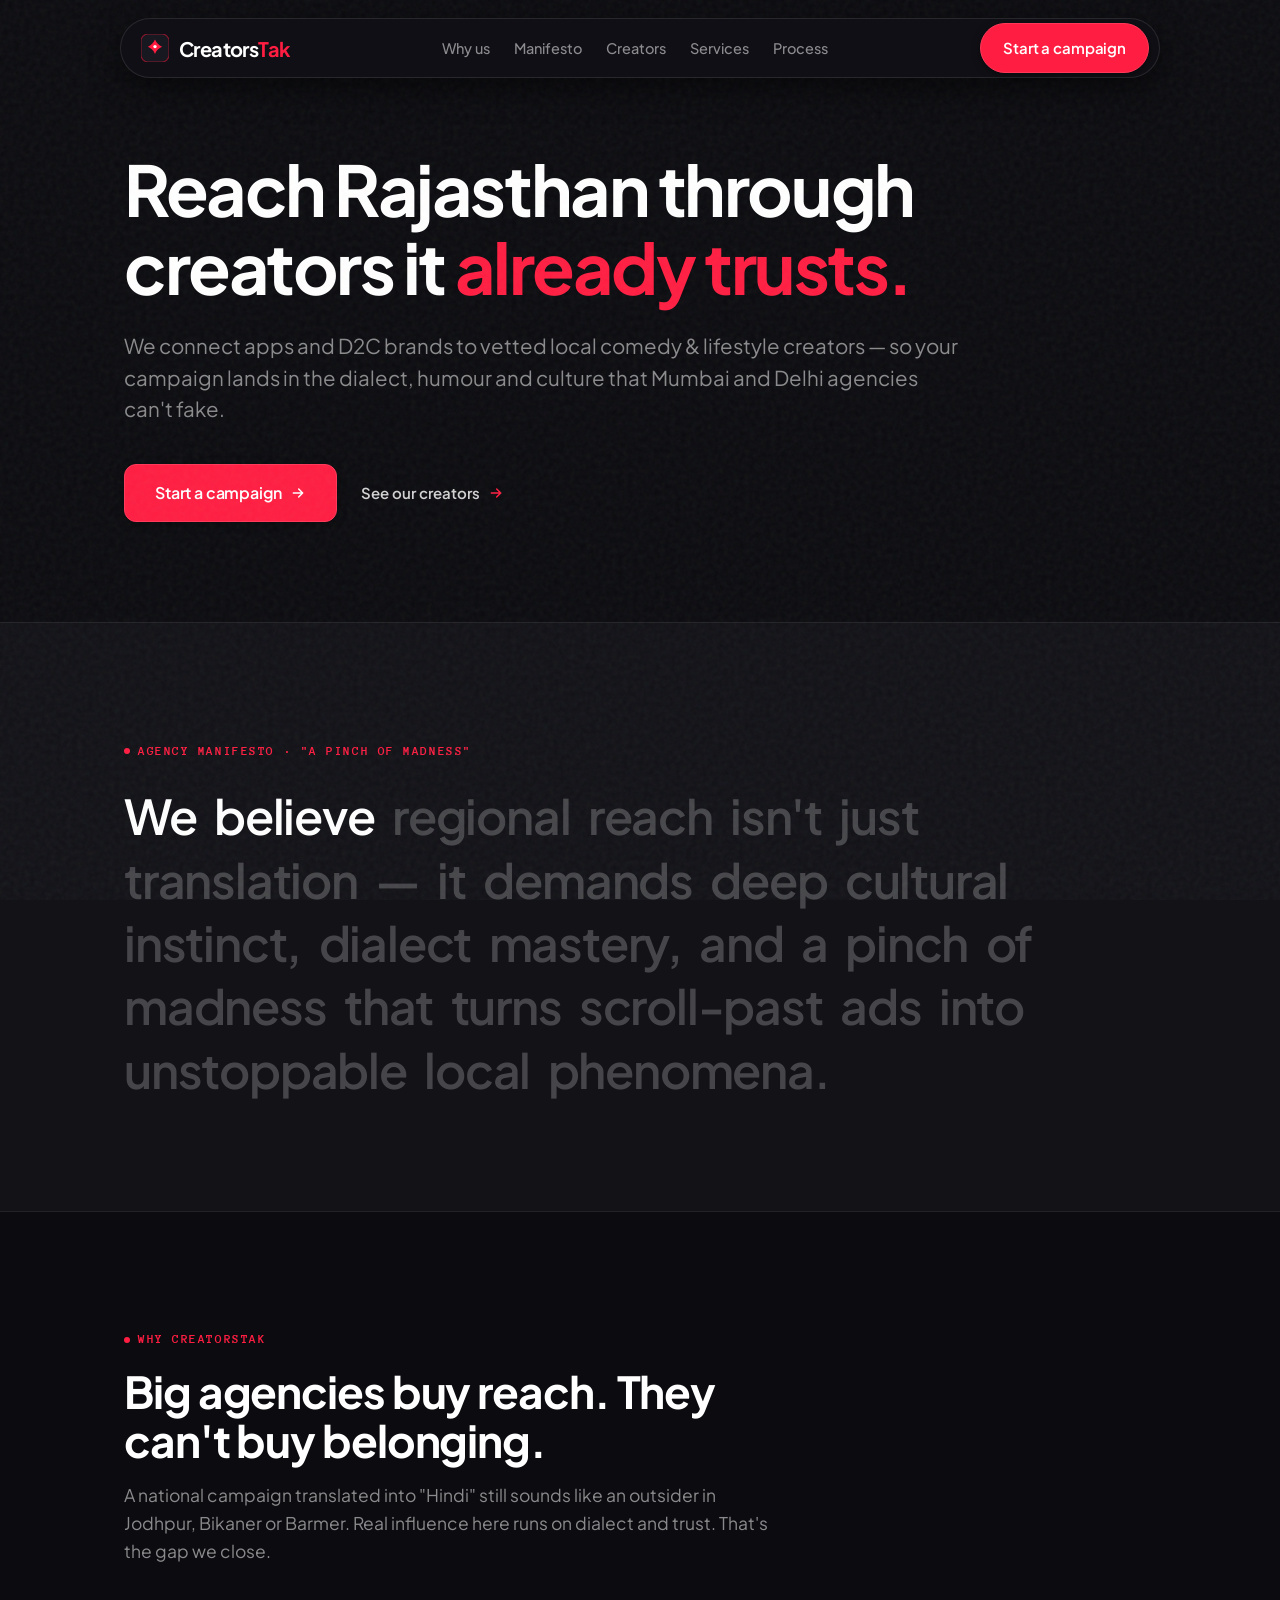
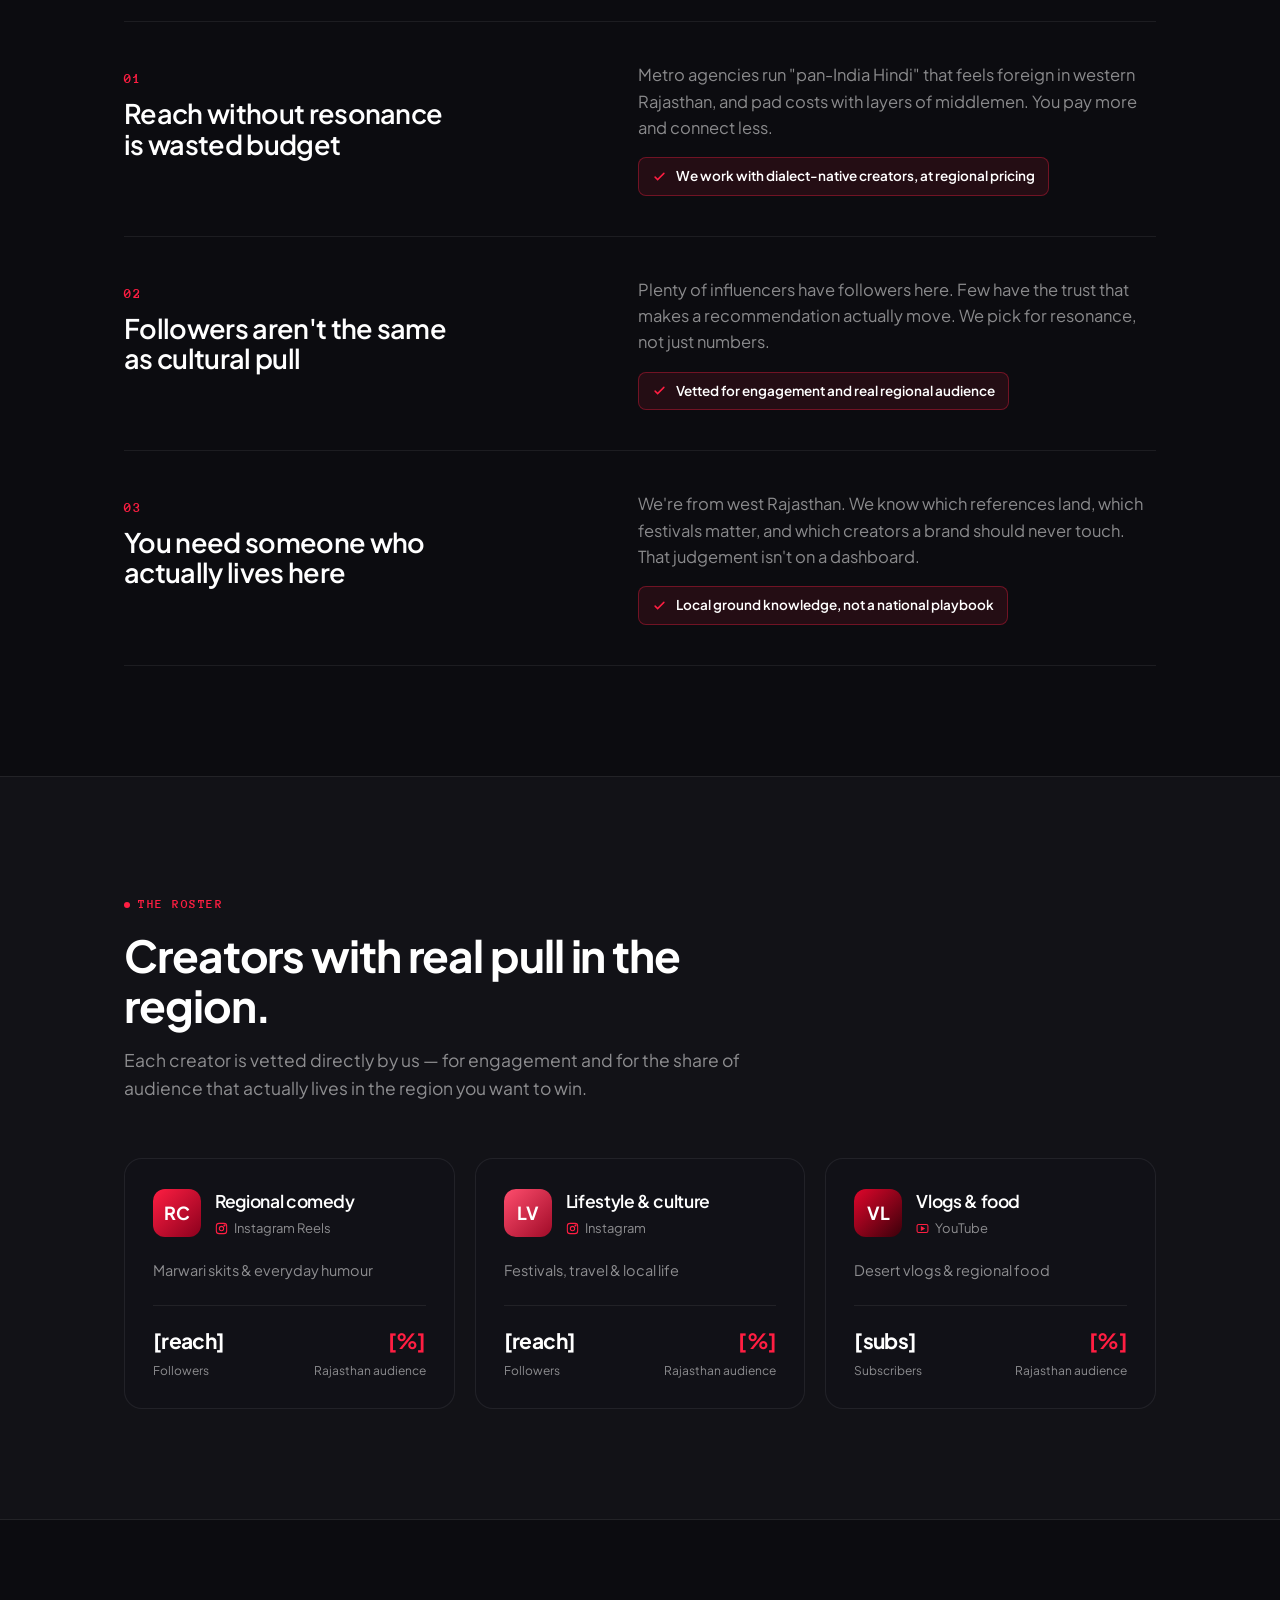
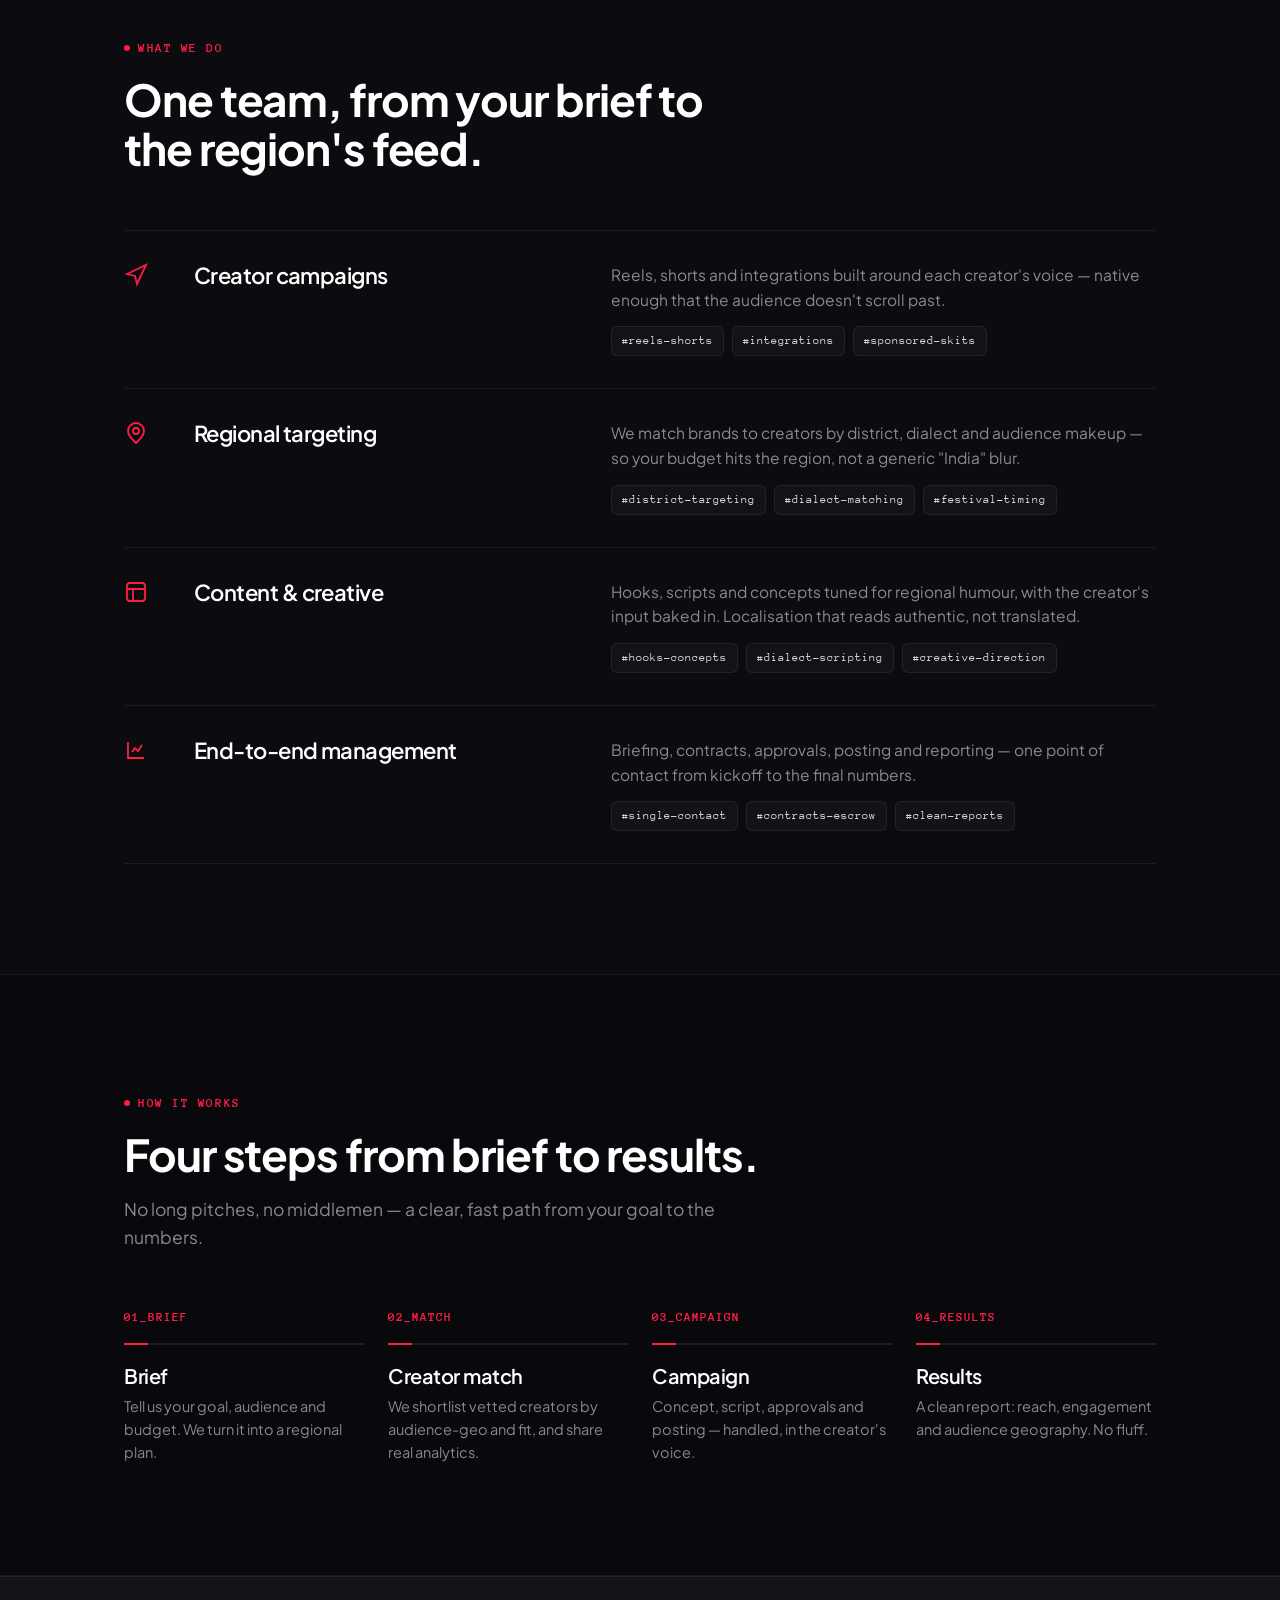
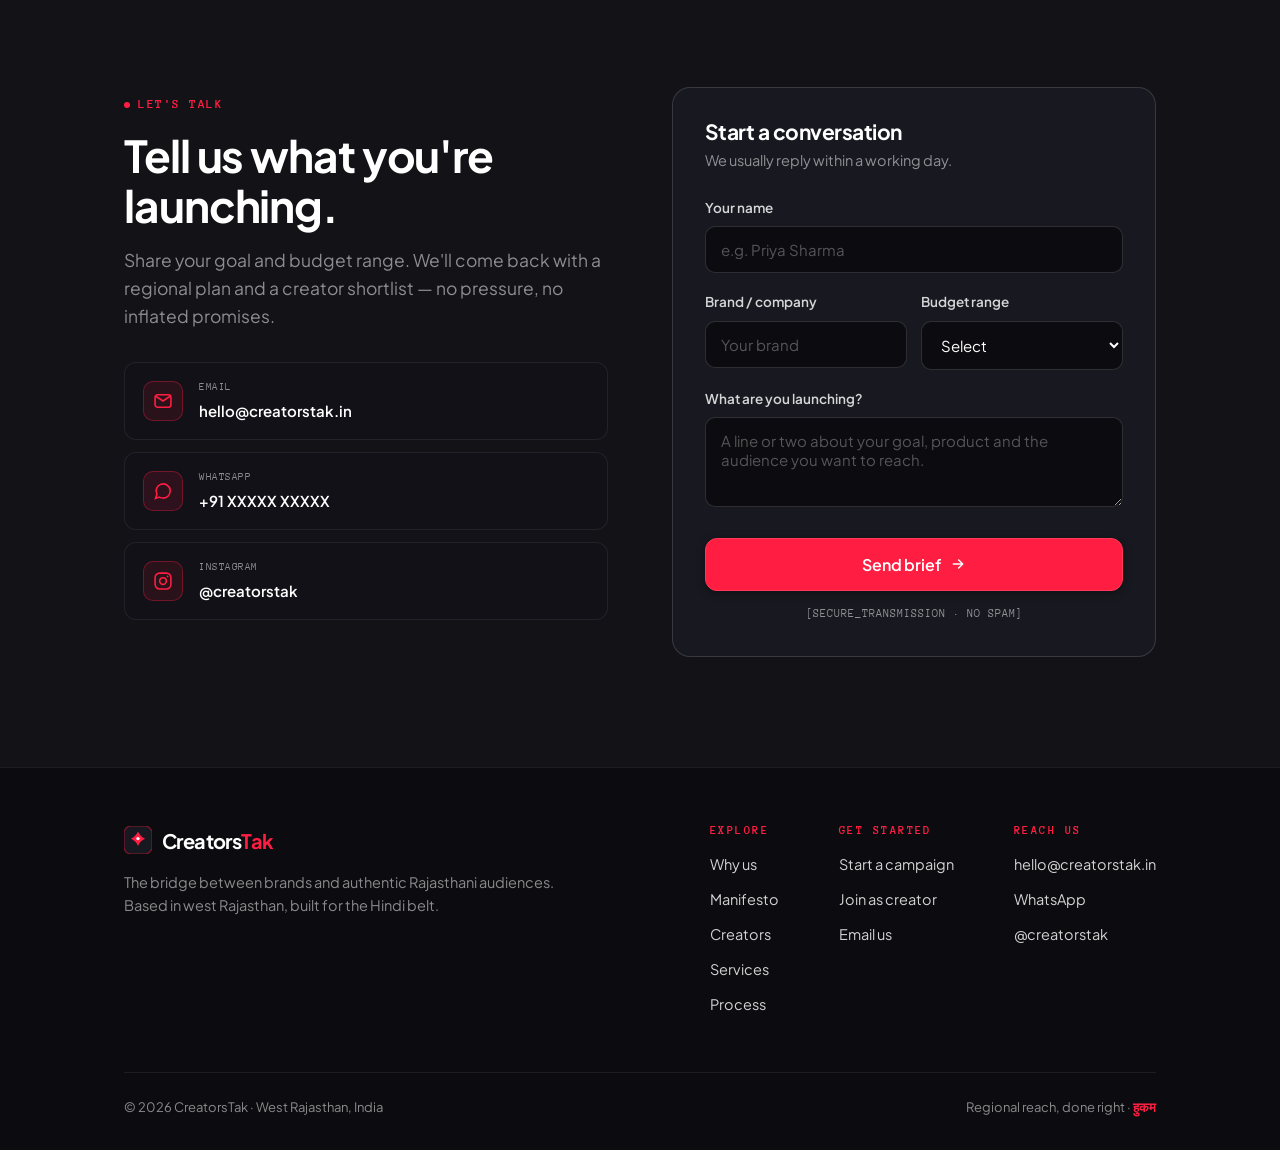
<file: index.html>
<!DOCTYPE html>
<html lang="en">
<head>
<meta charset="UTF-8" />
<meta name="viewport" content="width=device-width, initial-scale=1.0" />
<title>CreatorsTak — Reach real Rajasthani audiences through local creators</title>
<meta name="description" content="CreatorsTak connects apps and D2C brands to vetted Rajasthani comedy & lifestyle creators — authentic regional reach with a pinch of madness." />

<!-- FONTS: Clash Display (Fontshare) + Plus Jakarta Sans + Anonymous Pro -->
<link rel="preconnect" href="https://api.fontshare.com">
<link rel="preconnect" href="https://fonts.googleapis.com">
<link rel="preconnect" href="https://fonts.gstatic.com" crossorigin>
<link href="https://api.fontshare.com/v2/css?f[]=clash-display@500,600,700&display=swap" rel="stylesheet">
<link href="https://fonts.googleapis.com/css2?family=Anonymous+Pro:ital,wght@0,400;0,700;1,400&family=Plus+Jakarta+Sans:wght@400;500;600;700;800&display=swap" rel="stylesheet">

<style>
  /* ========== RESET & DESIGN TOKENS ========== */
  *, *::before, *::after { box-sizing: border-box; margin: 0; padding: 0; }

  :root {
    /* Typography */
    --font-heading:   'Clash Display', 'Plus Jakarta Sans', -apple-system, BlinkMacSystemFont, sans-serif;
    --font-body:      'Plus Jakarta Sans', -apple-system, BlinkMacSystemFont, 'Segoe UI', Roboto, sans-serif;
    --font-mono:      'Anonymous Pro', monospace, Consolas, 'Courier New';

    /* Obsidian Matte Dark Base */
    --bg-base:        #0c0c10;
    --bg-surface:     #121217;
    --bg-elevated:    #181820;
    --bg-card:        rgba(18, 18, 24, 0.88);
    --bg-card-hover:  #1e1e28;

    /* White Opacity Tiers (Sharp, No Blur) */
    --white-100:      rgba(255, 255, 255, 1.0);
    --white-80:       rgba(255, 255, 255, 0.82);
    --white-50:       rgba(255, 255, 255, 0.52);
    --white-15:       rgba(255, 255, 255, 0.14);
    --white-08:       rgba(255, 255, 255, 0.07);

    /* Semantic Aliases */
    --ink:            var(--white-100);
    --ink-2:          var(--white-80);
    --muted:          var(--white-50);
    --faint:          rgba(255, 255, 255, 0.30);
    --paper:          var(--bg-base);
    --paper-2:        var(--bg-surface);
    --line:           var(--white-08);
    --line-2:         var(--white-15);

    /* High-contrast Matte Crimson Red */
    --accent:         #ff1e42;
    --accent-d:       #d80f2f;
    --accent-faint:   rgba(255, 30, 66, 0.10);
    --accent-border:  rgba(255, 30, 66, 0.35);

    --radius:         12px;
    --radius-lg:      18px;
    --maxw:           1080px;
  }

  html { scroll-behavior: smooth; -webkit-text-size-adjust: 100%; color-scheme: dark; }
  body {
    font-family: var(--font-body);
    color: var(--white-80);
    background: var(--bg-base);
    font-size: 17px;
    line-height: 1.65;
    -webkit-font-smoothing: antialiased;
    text-rendering: optimizeLegibility;
    overflow-x: hidden;
    position: relative;
    padding-top: 20px;
  }

  /* Authentic Film Grain / Noisy Background Overlay */
  .bg-noise {
    position: fixed;
    inset: 0;
    width: 100vw;
    height: 100vh;
    pointer-events: none;
    z-index: 999;
    opacity: 0.055;
    background-image: url("data:image/svg+xml,%3Csvg viewBox='0 0 200 200' xmlns='http://www.w3.org/2000/svg'%3E%3Cfilter id='noiseFilter'%3E%3CfeTurbulence type='fractalNoise' baseFrequency='0.85' numOctaves='3' stitchTiles='stitch'/%3E%3C/filter%3E%3Crect width='100%25' height='100%25' filter='url(%23noiseFilter)'/%3E%3C/svg%3E");
  }

  h1, h2, h3, h4, h5, h6 { 
    font-family: var(--font-heading);
    line-height: 1.12; 
    letter-spacing: -0.025em; 
    font-weight: 700; 
    color: var(--white-100); 
  }
  a { color: inherit; text-decoration: none; }
  svg { display: block; }
  button { font-family: inherit; cursor: pointer; border: none; background: none; }
  ::selection { background: var(--accent); color: #ffffff; }

  .wrap { width: 100%; max-width: var(--maxw); margin: 0 auto; padding: 0 24px; position: relative; z-index: 1; }

  section { padding: 110px 0; position: relative; }
  @media (max-width: 720px){ section { padding: 72px 0; } }

  /* Monospace badge details */
  .badge-mono {
    font-family: var(--font-mono);
    font-size: 13px;
    letter-spacing: 0.08em;
    color: var(--accent);
  }

  /* ========== BUTTONS ========== */
  .btn {
    display: inline-flex; align-items: center; gap: 9px;
    font-family: var(--font-body);
    font-weight: 600; font-size: 15px; letter-spacing: -0.01em;
    padding: 12px 22px; border-radius: 999px;
    transition: all .2s cubic-bezier(.2,.8,.2,1);
    position: relative;
  }
  .btn svg { width: 16px; height: 16px; }
  .btn-primary { 
    background: rgba(255, 255, 255, 0.06); 
    color: var(--white-100); 
    border: 1px solid var(--white-15);
  }
  .btn-primary:hover { 
    transform: translateY(-2px); 
    background: rgba(255, 255, 255, 0.12); 
    border-color: var(--white-50);
  }
  .btn-accent { 
    background: var(--accent); 
    color: #ffffff; 
    border: 1px solid #ff3859;
    box-shadow: 0 2px 8px rgba(0, 0, 0, 0.4);
  }
  .btn-accent:hover { 
    transform: translateY(-2px); 
    background: #ff2f50; 
    box-shadow: 0 6px 16px rgba(0, 0, 0, 0.5);
  }
  .btn-ghost { 
    color: var(--white-80); 
    border: 1px solid var(--line-2); 
    background: rgba(255, 255, 255, 0.02); 
  }
  .btn-ghost:hover { 
    transform: translateY(-2px); 
    color: var(--white-100); 
    border-color: var(--white-50);
    background: rgba(255, 255, 255, 0.06);
  }
  .btn-lg { padding: 15px 30px; font-size: 16px; border-radius: 12px; font-weight: 600; }

  /* ========== FLOATING GLASSMORHPIC NAV-PILL ========== */
  .nav-header {
    position: fixed;
    top: 18px;
    left: 0;
    right: 0;
    z-index: 1000;
    display: flex;
    justify-content: center;
    pointer-events: none;
    padding: 0 18px;
  }
  .nav-pill {
    pointer-events: auto;
    width: 100%;
    max-width: 1040px;
    height: 60px;
    border-radius: 999px;
    background: rgba(16, 16, 22, 0.85);
    backdrop-filter: saturate(180%) blur(16px);
    -webkit-backdrop-filter: saturate(180%) blur(16px);
    border: 1px solid rgba(255, 255, 255, 0.10);
    box-shadow: 0 10px 30px rgba(0, 0, 0, 0.5);
    padding: 0 10px 0 20px;
    display: flex;
    align-items: center;
    justify-content: space-between;
    transition: all 0.25s ease;
  }
  .nav-pill.scrolled {
    background: rgba(12, 12, 16, 0.95);
    border-color: rgba(255, 30, 66, 0.35);
    box-shadow: 0 14px 36px rgba(0, 0, 0, 0.7);
  }
  .brand { 
    display: flex; align-items: center; gap: 10px; 
    font-family: var(--font-heading);
    font-weight: 700; font-size: 20px; letter-spacing: -0.03em; color: var(--white-100); 
  }
  .brand .logo { width: 28px; height: 28px; flex: 0 0 auto; }
  .brand b { 
    color: var(--accent); 
  }
  .nav-links { display: flex; align-items: center; gap: 24px; }

  /* Rolling Text Hover Animation */
  .nav-link_roll {
    display: inline-flex;
    position: relative;
    overflow: hidden;
    height: 22px;
    line-height: 22px;
    font-size: 14.5px;
    font-weight: 500;
    color: var(--white-50);
    text-decoration: none;
    cursor: pointer;
  }
  .nav-link_roll .roll-inner {
    display: flex;
    flex-direction: column;
    transition: transform 0.32s cubic-bezier(0.76, 0, 0.24, 1), color 0.2s ease;
  }
  .nav-link_roll .roll-text {
    display: block;
    height: 22px;
    line-height: 22px;
    white-space: nowrap;
  }
  .nav-link_roll:hover {
    color: var(--white-100);
  }
  .nav-link_roll:hover .roll-inner {
    transform: translateY(-50%);
  }
  .nav-link_roll .roll-inner span:last-child {
    color: var(--accent);
  }

  .nav-right { display: flex; align-items: center; gap: 10px; }
  .menu-btn { display: none; width: 38px; height: 38px; border-radius: 50%; align-items: center; justify-content: center; border: 1px solid var(--line-2); color: var(--white-100); background: rgba(255,255,255,0.04); }
  .menu-btn svg { width: 18px; height: 18px; }

  /* ========== HERO ========== */
  .hero { padding: 130px 0 100px; position: relative; }
  .hero .wrap { position: relative; z-index: 1; }
  .hero h1 {
    font-size: clamp(38px, 6.5vw, 70px);
    font-weight: 700; letter-spacing: -0.035em; max-width: 16ch; margin-bottom: 24px;
    color: var(--white-100);
  }
  .hero h1 em { 
    font-style: normal; 
    color: var(--accent);
  }
  .hero .sub {
    font-size: clamp(17px, 2.1vw, 20.5px); color: var(--white-50);
    max-width: 56ch; line-height: 1.55; margin-bottom: 38px; font-weight: 400;
  }
  .hero-cta { display: flex; align-items: center; gap: 16px; flex-wrap: wrap; }
  .hero-cta .secondary { 
    font-size: 15px; font-weight: 600; color: var(--white-80); 
    display: inline-flex; align-items: center; gap: 8px; padding: 12px 8px; 
    transition: all .2s ease; 
  }
  .hero-cta .secondary:hover { gap: 12px; color: var(--white-100); }
  .hero-cta .secondary svg { width: 16px; height: 16px; color: var(--accent); }

  /* ========== WORD-BY-WORD SCROLL REVEAL (MANIFESTO / QUOTE SECTION) ========== */
  .quote-section {
    padding: 110px 0;
    position: relative;
    background: var(--bg-surface);
    border-top: 1px solid var(--line);
    border-bottom: 1px solid var(--line);
  }
  .quote-kicker {
    font-family: var(--font-mono);
    font-size: 13px;
    font-weight: 700;
    letter-spacing: .12em;
    text-transform: uppercase;
    color: var(--accent);
    margin-bottom: 22px;
    display: inline-flex;
    align-items: center;
    gap: 8px;
  }
  .quote-kicker::before {
    content: '';
    width: 6px;
    height: 6px;
    border-radius: 50%;
    background: var(--accent);
  }
  .reveal-quote {
    font-family: var(--font-heading);
    font-size: clamp(27px, 4.2vw, 48px);
    font-weight: 600;
    line-height: 1.32;
    letter-spacing: -0.025em;
    max-width: 940px;
  }
  .quote-word {
    display: inline-block;
    opacity: 0.22;
    color: var(--white-100);
    transition: opacity 0.3s ease, color 0.3s ease;
    margin-right: 0.22em;
  }
  .quote-word.is-lit {
    opacity: 1.0;
    color: #ffffff;
  }
  .quote-word.is-highlight.is-lit {
    color: var(--accent);
  }

  /* ========== SECTION HEAD ========== */
  .kicker {
    display: inline-flex; align-items: center; gap: 8px;
    font-family: var(--font-mono);
    font-size: 13px; font-weight: 700; letter-spacing: .12em;
    text-transform: uppercase; color: var(--accent); margin-bottom: 16px;
  }
  .kicker::before {
    content: '';
    display: inline-block;
    width: 6px;
    height: 6px;
    border-radius: 50%;
    background: var(--accent);
  }
  .s-head { max-width: 54ch; margin-bottom: 56px; }
  .s-head h2 { font-size: clamp(30px, 4.4vw, 44px); font-weight: 700; margin-bottom: 16px; color: var(--white-100); }
  .s-head p { font-size: 17.5px; color: var(--white-50); line-height: 1.6; font-weight: 400; }

  /* ========== WHY US / THE GAP ========== */
  .gap-rows { display: flex; flex-direction: column; }
  .gap-row {
    display: grid; grid-template-columns: 1fr 1.15fr; gap: 32px 64px;
    padding: 40px 0; border-top: 1px solid var(--line); align-items: start;
    transition: background .2s ease;
  }
  .gap-row:last-child { border-bottom: 1px solid var(--line); }
  .gap-row .gr-num { 
    font-size: 14px; font-weight: 700; color: var(--accent); 
    letter-spacing: .06em; font-family: var(--font-mono);
  }
  .gap-row h3 { font-size: clamp(21px, 3vw, 27px); font-weight: 600; letter-spacing: -0.025em; margin-top: 8px; max-width: 18ch; color: var(--white-100); }
  .gap-row .gr-body p { font-size: 16.5px; color: var(--white-50); line-height: 1.6; }
  .gap-row .gr-body .vs {
    display: inline-flex; align-items: center; gap: 9px;
    font-size: 13.5px; font-weight: 600; color: #ffffff;
    margin-top: 16px; background: var(--accent-faint); border: 1px solid var(--accent-border);
    padding: 7px 13px; border-radius: 8px;
  }
  .gap-row .gr-body .vs svg { width: 15px; height: 15px; color: var(--accent); }

  /* ========== CREATORS (3 cards) ========== */
  .creators { background: var(--bg-surface); border-top: 1px solid var(--line); border-bottom: 1px solid var(--line); }
  .roster { display: grid; grid-template-columns: repeat(3, 1fr); gap: 20px; }
  .ccard {
    background: var(--bg-card); border: 1px solid var(--line); border-radius: var(--radius-lg);
    padding: 28px; transition: transform .25s ease, border-color .25s ease, background .25s ease;
    position: relative; overflow: hidden;
  }
  .ccard:hover { 
    transform: translateY(-4px); 
    border-color: rgba(255, 30, 66, 0.4); 
    background: var(--bg-card-hover);
  }
  .ccard .ch { display: flex; align-items: center; gap: 14px; margin-bottom: 20px; }
  .ch .av {
    width: 48px; height: 48px; border-radius: 12px; flex: 0 0 auto;
    display: grid; place-items: center; color: #fff; font-family: var(--font-heading); font-weight: 700; font-size: 18px; letter-spacing: -0.02em;
  }
  .ch .nm { font-family: var(--font-heading); font-size: 17.5px; font-weight: 600; letter-spacing: -0.02em; color: var(--white-100); }
  .ch .pl { font-size: 13px; color: var(--white-50); display: flex; align-items: center; gap: 6px; margin-top: 2px; }
  .ch .pl svg { width: 13px; height: 13px; color: var(--accent); }
  .ccard .niche { font-size: 14.5px; color: var(--white-50); margin-bottom: 22px; }
  .ccard .row { display: flex; justify-content: space-between; align-items: baseline; padding-top: 18px; border-top: 1px solid var(--line); }
  .ccard .row .m .v { font-family: var(--font-heading); font-size: 21px; font-weight: 700; letter-spacing: -0.03em; color: var(--white-100); }
  .ccard .row .m .v .u { font-size: 13px; color: var(--faint); font-weight: 600; }
  .ccard .row .m .k { font-size: 12px; color: var(--white-50); margin-top: 2px; }
  .ccard .row .m.r { text-align: right; }
  .ccard .row .m.r .v { color: var(--accent); }


  /* ========== SERVICES ========== */
  .svc-list { border-top: 1px solid var(--line); }
  .svc {
    display: grid; grid-template-columns: 42px 1fr 1.4fr; gap: 28px;
    padding: 32px 0; border-bottom: 1px solid var(--line); align-items: start;
    transition: padding-left .2s ease;
  }
  .svc:hover { padding-left: 8px; }
  .svc .si { color: var(--accent); }
  .svc .si svg { width: 24px; height: 24px; }
  .svc h3 { font-size: 22px; font-weight: 600; letter-spacing: -0.025em; color: var(--white-100); }
  .svc .sd p { font-size: 15.5px; color: var(--white-50); line-height: 1.6; }
  .svc .sd .tags { margin-top: 14px; display: flex; flex-wrap: wrap; gap: 8px; }
  .svc .sd .tags span { 
    font-family: var(--font-mono);
    font-size: 12px; font-weight: 500; color: var(--white-80); 
    background: rgba(255, 255, 255, 0.03); border: 1px solid var(--line); 
    padding: 4px 10px; border-radius: 6px; 
  }

  /* ========== HOW IT WORKS ========== */
  .how { background: #09090d; border-top: 1px solid var(--line); border-bottom: 1px solid var(--line); }
  .how .kicker { color: var(--accent); }
  .how h2 { color: var(--white-100); }
  .how .s-head p { color: var(--white-50); }
  .steps { display: grid; grid-template-columns: repeat(4, 1fr); gap: 24px; }
  .step { position: relative; }
  .step .sn { 
    font-family: var(--font-mono);
    font-size: 13px; font-weight: 700; color: var(--accent); 
    letter-spacing: .08em; margin-bottom: 14px; display: block; 
  }
  .step .line { height: 2px; background: rgba(255, 255, 255, 0.08); margin-bottom: 20px; position: relative; }
  .step .line::after { 
    content:''; position: absolute; left: 0; top: 0; height: 100%; width: 24px; 
    background: var(--accent); 
  }
  .step h3 { font-size: 20px; color: var(--white-100); font-weight: 600; margin-bottom: 8px; }
  .step p { font-size: 14.5px; color: var(--white-50); line-height: 1.6; }


  /* ========== CONTACT ========== */
  .contact { background: var(--bg-surface); border-top: 1px solid var(--line); }
  .c-grid { display: grid; grid-template-columns: 1fr 1fr; gap: 64px; align-items: start; }
  .c-left h2 { font-size: clamp(30px, 4.4vw, 44px); font-weight: 700; margin-bottom: 16px; color: var(--white-100); }
  .c-left > p { font-size: 17.5px; color: var(--white-50); line-height: 1.6; margin-bottom: 32px; max-width: 40ch; }
  .channels { display: flex; flex-direction: column; gap: 12px; }
  .chan {
    display: flex; align-items: center; gap: 16px;
    padding: 15px 18px; border: 1px solid var(--line); border-radius: 12px; background: var(--bg-card);
    transition: all .2s ease;
  }
  .chan:hover { 
    transform: translateY(-2px); 
    border-color: rgba(255, 30, 66, 0.4); 
    background: var(--bg-card-hover);
  }
  .chan .ci { width: 40px; height: 40px; border-radius: 10px; display: grid; place-items: center; flex: 0 0 auto; background: var(--accent-faint); color: var(--accent); border: 1px solid var(--accent-border); }
  .chan .ci svg { width: 20px; height: 20px; }
  .chan .ct small { display: block; font-family: var(--font-mono); font-size: 11px; color: var(--white-50); font-weight: 500; text-transform: uppercase; letter-spacing: 0.05em; }
  .chan .ct b { font-size: 15px; font-weight: 600; color: var(--white-100); }
  .chan .ca { margin-left: auto; color: var(--faint); transition: transform .2s ease, color .2s ease; }
  .chan:hover .ca { transform: translateX(3px); color: var(--accent); }

  .form-card { 
    background: var(--bg-elevated); 
    border: 1px solid var(--line-2); 
    border-radius: var(--radius-lg); 
    padding: 32px; 
  }
  .form-card h3 { font-size: 21px; font-weight: 700; margin-bottom: 6px; color: var(--white-100); }
  .form-card .fsub { font-size: 14.5px; color: var(--white-50); margin-bottom: 24px; }
  .field { margin-bottom: 18px; }
  .field label { display: block; font-size: 13.5px; font-weight: 600; margin-bottom: 7px; color: var(--white-80); }
  .field input, .field select, .field textarea {
    width: 100%; font-family: inherit; font-size: 15px; color: var(--white-100);
    padding: 13px 15px; border: 1.5px solid var(--line-2); border-radius: 10px; background: var(--bg-base);
    transition: border-color .2s ease, background .2s ease;
  }
  .field select option { background: var(--bg-surface); color: var(--white-100); }
  .field input::placeholder, .field textarea::placeholder { color: var(--faint); }
  .field input:focus, .field select:focus, .field textarea:focus {
    outline: none; border-color: var(--accent); background: #111116;
  }
  .field textarea { resize: vertical; min-height: 90px; }
  .frow { display: grid; grid-template-columns: 1fr 1fr; gap: 14px; }
  .form-card button[type=submit] { width: 100%; justify-content: center; margin-top: 6px; }
  .fnote { font-family: var(--font-mono); font-size: 11.5px; color: var(--white-50); text-align: center; margin-top: 14px; }
  .fsuccess { display: none; text-align: center; padding: 20px 0; }
  .fsuccess.show { display: block; }
  .fsuccess .fi { width: 52px; height: 52px; border-radius: 50%; background: var(--accent-faint); color: var(--accent); border: 1px solid var(--accent-border); display: grid; place-items: center; margin: 0 auto 14px; }
  .fsuccess .fi svg { width: 26px; height: 26px; }
  .fsuccess h3 { margin-bottom: 6px; color: var(--white-100); }
  .fsuccess p { font-size: 14.5px; color: var(--white-50); }

  /* ========== FOOTER ========== */
  footer { padding: 56px 0 32px; border-top: 1px solid var(--line); background: var(--bg-base); }
  .f-top { display: flex; justify-content: space-between; gap: 40px; flex-wrap: wrap; margin-bottom: 44px; }
  .f-brand { max-width: 36ch; }
  .f-brand .brand { margin-bottom: 14px; }
  .f-brand p { font-size: 14.5px; color: var(--white-50); line-height: 1.6; }
  .f-cols { display: flex; gap: 60px; flex-wrap: wrap; }
  .f-col h5 { font-family: var(--font-mono); font-size: 12px; text-transform: uppercase; letter-spacing: .12em; color: var(--accent); margin-bottom: 16px; font-weight: 700; }
  .f-col a { display: block; font-size: 14.5px; color: var(--white-80); margin-bottom: 11px; transition: color .2s ease; }
  .f-col a:hover { color: var(--accent); }
  .f-bot { display: flex; justify-content: space-between; align-items: center; gap: 14px; flex-wrap: wrap; padding-top: 24px; border-top: 1px solid var(--line); font-size: 13px; color: var(--white-50); }
  .f-bot b { color: var(--accent); font-weight: 700; }

  /* ========== MOBILE PANEL ========== */
  .mpanel { position: fixed; inset: 0; z-index: 2000; background: rgba(5, 5, 8, 0.85); backdrop-filter: blur(8px); opacity: 0; pointer-events: none; transition: opacity .25s ease; }
  .mpanel.open { opacity: 1; pointer-events: auto; }
  .mpanel .mi { position: absolute; top: 0; right: 0; bottom: 0; width: min(82%, 340px); background: var(--bg-surface); border-left: 1px solid var(--line); padding: 26px; transform: translateX(100%); transition: transform .3s cubic-bezier(.22,1,.36,1); display: flex; flex-direction: column; }
  .mpanel.open .mi { transform: none; }
  .mh { display: flex; justify-content: space-between; align-items: center; margin-bottom: 28px; }
  .mc { width: 40px; height: 40px; border-radius: 10px; display: grid; place-items: center; border: 1px solid var(--line-2); color: var(--white-100); }
  .mc svg { width: 20px; height: 20px; }
  .mpanel a.ml { font-family: var(--font-heading); font-size: 18px; font-weight: 600; padding: 14px 0; border-bottom: 1px solid var(--line); color: var(--white-80); }
  .mpanel a.ml:hover { color: var(--accent); }
  .mpanel .btn { margin-top: 22px; justify-content: center; }

  /* ========== REVEAL ANIMATION ========== */
  .rv { opacity: 0; transform: translateY(20px); transition: opacity .6s cubic-bezier(.22,1,.36,1), transform .6s cubic-bezier(.22,1,.36,1); }
  .rv.in { opacity: 1; transform: none; }
  .d1{transition-delay:.06s}.d2{transition-delay:.12s}.d3{transition-delay:.18s}.d4{transition-delay:.24s}

  /* ========== RESPONSIVE ========== */
  @media (max-width: 880px){
    .roster, .steps { grid-template-columns: repeat(2,1fr); }
    .c-grid { grid-template-columns: 1fr; gap: 40px; }
    .gap-row { grid-template-columns: 1fr; gap: 14px; }
    .svc { grid-template-columns: 36px 1fr; }
    .svc .sd { grid-column: 1 / -1; }
  }
  @media (max-width: 768px){
    .nav-links, .nav-right .btn { display: none; }
    .menu-btn { display: flex; }
    .roster, .steps { grid-template-columns: 1fr; }
    .frow { grid-template-columns: 1fr; }
  }
  @media (prefers-reduced-motion: reduce){
    * { transition-duration: .01ms !important; }
    .rv { opacity: 1; transform: none; }
    .quote-word { opacity: 1 !important; }
  }
</style>
</head>
<body id="top">

<!-- TACTILE FILM GRAIN / NOISE OVERLAY -->
<div class="bg-noise" aria-hidden="true"></div>

<!-- FLOATING GLASSMORHPIC NAV-PILL -->
<div class="nav-header">
  <header class="nav-pill" id="navPill">
    <a href="#top" class="brand">
      <svg class="logo" viewBox="0 0 40 40" fill="none" aria-hidden="true">
        <rect width="40" height="40" rx="10" fill="#181820" stroke="rgba(255,30,66,0.5)" stroke-width="1.5"/>
        <path d="M20 8c1.8 4.6 5.6 8.4 10.2 10.2C25.6 20 21.8 23.8 20 28.4 18.2 23.8 14.4 20 9.8 18.2 14.4 16.4 18.2 12.6 20 8z" fill="#ff1e42"/>
        <circle cx="20" cy="18" r="2.4" fill="#ffffff"/>
      </svg>
      <span>Creators<b>Tak</b></span>
    </a>

    <!-- Rolling text hover menu -->
    <nav class="nav-links">
      <a href="#why" class="nav-link_roll"><span class="roll-inner"><span class="roll-text">Why us</span><span class="roll-text" aria-hidden="true">Why us</span></span></a>
      <a href="#manifesto" class="nav-link_roll"><span class="roll-inner"><span class="roll-text">Manifesto</span><span class="roll-text" aria-hidden="true">Manifesto</span></span></a>
      <a href="#creators" class="nav-link_roll"><span class="roll-inner"><span class="roll-text">Creators</span><span class="roll-text" aria-hidden="true">Creators</span></span></a>
      <a href="#services" class="nav-link_roll"><span class="roll-inner"><span class="roll-text">Services</span><span class="roll-text" aria-hidden="true">Services</span></span></a>
      <a href="#how" class="nav-link_roll"><span class="roll-inner"><span class="roll-text">Process</span><span class="roll-text" aria-hidden="true">Process</span></span></a>
    </nav>

    <div class="nav-right">
      <a href="#contact" class="btn btn-accent">Start a campaign</a>
      <button class="menu-btn" id="menuBtn" aria-label="Open menu">
        <svg viewBox="0 0 24 24" fill="none" stroke="currentColor" stroke-width="2" stroke-linecap="round"><path d="M4 7h16M4 12h16M4 17h16"/></svg>
      </button>
    </div>
  </header>
</div>

<!-- MOBILE PANEL -->
<div class="mpanel" id="mpanel">
  <div class="mi">
    <div class="mh">
      <span class="brand">Creators<b>Tak</b></span>
      <button class="mc" id="mClose" aria-label="Close menu"><svg viewBox="0 0 24 24" fill="none" stroke="currentColor" stroke-width="2" stroke-linecap="round"><path d="M6 6l12 12M18 6L6 18"/></svg></button>
    </div>
    <a class="ml" href="#why">Why us</a>
    <a class="ml" href="#manifesto">Manifesto</a>
    <a class="ml" href="#creators">Creators</a>
    <a class="ml" href="#services">Services</a>
    <a class="ml" href="#how">Process</a>
    <a href="#contact" class="btn btn-accent btn-lg">Start a campaign</a>
  </div>
</div>

<main>

<!-- HERO -->
<section class="hero">
  <div class="wrap">
    <h1 class="rv">Reach Rajasthan through creators it <em>already trusts.</em></h1>
    <p class="sub rv d2">
      We connect apps and D2C brands to vetted local comedy &amp; lifestyle creators —
      so your campaign lands in the dialect, humour and culture that Mumbai and Delhi agencies can't fake.
    </p>
    <div class="hero-cta rv d3">
      <a href="#contact" class="btn btn-accent btn-lg">Start a campaign
        <svg viewBox="0 0 24 24" fill="none" stroke="currentColor" stroke-width="2.2" stroke-linecap="round" stroke-linejoin="round"><path d="M5 12h14M13 6l6 6-6 6"/></svg>
      </a>
      <a href="#creators" class="secondary">See our creators
        <svg viewBox="0 0 24 24" fill="none" stroke="currentColor" stroke-width="2.2" stroke-linecap="round"><path d="M5 12h14M13 6l6 6-6 6"/></svg>
      </a>
    </div>
  </div>
</section>

<!-- WORD-BY-WORD SCROLL REVEAL (MANIFESTO / QUOTE SECTION) -->
<section class="quote-section" id="manifesto">
  <div class="wrap">
    <div class="quote-container" id="manifestoQuote">
      <span class="quote-kicker">Agency Manifesto · "A Pinch of Madness"</span>
      <h2 class="reveal-quote" aria-label="We believe regional reach isn't just translation — it demands deep cultural instinct, dialect precision, and a pinch of madness that turns scroll-past ads into unstoppable local phenomena.">
        <span class="quote-word">We</span>
        <span class="quote-word">believe</span>
        <span class="quote-word">regional</span>
        <span class="quote-word">reach</span>
        <span class="quote-word">isn't</span>
        <span class="quote-word">just</span>
        <span class="quote-word">translation</span>
        <span class="quote-word">—</span>
        <span class="quote-word">it</span>
        <span class="quote-word">demands</span>
        <span class="quote-word">deep</span>
        <span class="quote-word">cultural</span>
        <span class="quote-word">instinct,</span>
        <span class="quote-word">dialect</span>
        <span class="quote-word">mastery,</span>
        <span class="quote-word">and</span>
        <span class="quote-word is-highlight">a</span>
        <span class="quote-word is-highlight">pinch</span>
        <span class="quote-word is-highlight">of</span>
        <span class="quote-word is-highlight">madness</span>
        <span class="quote-word">that</span>
        <span class="quote-word">turns</span>
        <span class="quote-word">scroll-past</span>
        <span class="quote-word">ads</span>
        <span class="quote-word">into</span>
        <span class="quote-word is-highlight">unstoppable</span>
        <span class="quote-word is-highlight">local</span>
        <span class="quote-word is-highlight">phenomena.</span>
      </h2>
    </div>
  </div>
</section>

<!-- WHY US / THE GAP -->
<section id="why">
  <div class="wrap">
    <div class="s-head rv">
      <span class="kicker">Why CreatorsTak</span>
      <h2>Big agencies buy reach. They can't buy belonging.</h2>
      <p>A national campaign translated into "Hindi" still sounds like an outsider in Jodhpur, Bikaner or Barmer. Real influence here runs on dialect and trust. That's the gap we close.</p>
    </div>

    <div class="gap-rows">
      <div class="gap-row rv">
        <div>
          <span class="gr-num">01</span>
          <h3>Reach without resonance is wasted budget</h3>
        </div>
        <div class="gr-body">
          <p>Metro agencies run "pan-India Hindi" that feels foreign in western Rajasthan, and pad costs with layers of middlemen. You pay more and connect less.</p>
          <span class="vs"><svg viewBox="0 0 24 24" fill="none" stroke="currentColor" stroke-width="2.4" stroke-linecap="round"><path d="M5 13l4 4L19 7"/></svg> We work with dialect-native creators, at regional pricing</span>
        </div>
      </div>
      <div class="gap-row rv">
        <div>
          <span class="gr-num">02</span>
          <h3>Followers aren't the same as cultural pull</h3>
        </div>
        <div class="gr-body">
          <p>Plenty of influencers have followers here. Few have the trust that makes a recommendation actually move. We pick for resonance, not just numbers.</p>
          <span class="vs"><svg viewBox="0 0 24 24" fill="none" stroke="currentColor" stroke-width="2.4" stroke-linecap="round"><path d="M5 13l4 4L19 7"/></svg> Vetted for engagement and real regional audience</span>
        </div>
      </div>
      <div class="gap-row rv">
        <div>
          <span class="gr-num">03</span>
          <h3>You need someone who actually lives here</h3>
        </div>
        <div class="gr-body">
          <p>We're from west Rajasthan. We know which references land, which festivals matter, and which creators a brand should never touch. That judgement isn't on a dashboard.</p>
          <span class="vs"><svg viewBox="0 0 24 24" fill="none" stroke="currentColor" stroke-width="2.4" stroke-linecap="round"><path d="M5 13l4 4L19 7"/></svg> Local ground knowledge, not a national playbook</span>
        </div>
      </div>
    </div>
  </div>
</section>

<!-- CREATORS -->
<section class="creators" id="creators">
  <div class="wrap">
    <div class="s-head rv">
      <span class="kicker">The roster</span>
      <h2>Creators with real pull in the region.</h2>
      <p>Each creator is vetted directly by us — for engagement and for the share of audience that actually lives in the region you want to win.</p>
    </div>

    <div class="roster">
      <article class="ccard rv d1">
        <div class="ch">
          <div class="av" style="background:linear-gradient(135deg,#ff1e42,#8b001d)">RC</div>
          <div>
            <div class="nm">Regional comedy</div>
            <div class="pl"><svg viewBox="0 0 24 24" fill="none" stroke="currentColor" stroke-width="2"><rect x="2.5" y="2.5" width="19" height="19" rx="5"/><circle cx="12" cy="12" r="4"/><circle cx="17.5" cy="6.5" r="1" fill="currentColor"/></svg> Instagram Reels</div>
          </div>
        </div>
        <p class="niche">Marwari skits &amp; everyday humour</p>
        <div class="row">
          <div class="m"><div class="v">[reach]<span class="u"></span></div><div class="k">Followers</div></div>
          <div class="m r"><div class="v">[%]</div><div class="k">Rajasthan audience</div></div>
        </div>
      </article>

      <article class="ccard rv d2">
        <div class="ch">
          <div class="av" style="background:linear-gradient(135deg,#ff4d6d,#a00b28)">LV</div>
          <div>
            <div class="nm">Lifestyle &amp; culture</div>
            <div class="pl"><svg viewBox="0 0 24 24" fill="none" stroke="currentColor" stroke-width="2"><rect x="2.5" y="2.5" width="19" height="19" rx="5"/><circle cx="12" cy="12" r="4"/><circle cx="17.5" cy="6.5" r="1" fill="currentColor"/></svg> Instagram</div>
          </div>
        </div>
        <p class="niche">Festivals, travel &amp; local life</p>
        <div class="row">
          <div class="m"><div class="v">[reach]<span class="u"></span></div><div class="k">Followers</div></div>
          <div class="m r"><div class="v">[%]</div><div class="k">Rajasthan audience</div></div>
        </div>
      </article>

      <article class="ccard rv d3">
        <div class="ch">
          <div class="av" style="background:linear-gradient(135deg,#e0062b,#3a000a)">VL</div>
          <div>
            <div class="nm">Vlogs &amp; food</div>
            <div class="pl"><svg viewBox="0 0 24 24" fill="none" stroke="currentColor" stroke-width="2"><path d="M22 7.5v9a3 3 0 01-3 3H5a3 3 0 01-3-3v-9a3 3 0 013-3h14a3 3 0 013 3z"/><path d="M10 9l5 3-5 3z" fill="currentColor"/></svg> YouTube</div>
          </div>
        </div>
        <p class="niche">Desert vlogs &amp; regional food</p>
        <div class="row">
          <div class="m"><div class="v">[subs]<span class="u"></span></div><div class="k">Subscribers</div></div>
          <div class="m r"><div class="v">[%]</div><div class="k">Rajasthan audience</div></div>
        </div>
      </article>
    </div>
  </div>
</section>


<!-- SERVICES -->
<section id="services">
  <div class="wrap">
    <div class="s-head rv">
      <span class="kicker">What we do</span>
      <h2>One team, from your brief to the region's feed.</h2>
    </div>

    <div class="svc-list rv">
      <div class="svc">
        <div class="si"><svg viewBox="0 0 24 24" fill="none" stroke="currentColor" stroke-width="1.8"><path d="M3 11l19-9-9 19-2-8-8-2z"/></svg></div>
        <h3>Creator campaigns</h3>
        <div class="sd">
          <p>Reels, shorts and integrations built around each creator's voice — native enough that the audience doesn't scroll past.</p>
          <div class="tags"><span>#reels-shorts</span><span>#integrations</span><span>#sponsored-skits</span></div>
        </div>
      </div>
      <div class="svc">
        <div class="si"><svg viewBox="0 0 24 24" fill="none" stroke="currentColor" stroke-width="1.8"><circle cx="12" cy="10" r="3"/><path d="M12 2a8 8 0 00-8 8c0 5 8 12 8 12s8-7 8-12a8 8 0 00-8-8z"/></svg></div>
        <h3>Regional targeting</h3>
        <div class="sd">
          <p>We match brands to creators by district, dialect and audience makeup — so your budget hits the region, not a generic "India" blur.</p>
          <div class="tags"><span>#district-targeting</span><span>#dialect-matching</span><span>#festival-timing</span></div>
        </div>
      </div>
      <div class="svc">
        <div class="si"><svg viewBox="0 0 24 24" fill="none" stroke="currentColor" stroke-width="1.8"><rect x="3" y="3" width="18" height="18" rx="3"/><path d="M3 9h18M9 21V9"/></svg></div>
        <h3>Content &amp; creative</h3>
        <div class="sd">
          <p>Hooks, scripts and concepts tuned for regional humour, with the creator's input baked in. Localisation that reads authentic, not translated.</p>
          <div class="tags"><span>#hooks-concepts</span><span>#dialect-scripting</span><span>#creative-direction</span></div>
        </div>
      </div>
      <div class="svc">
        <div class="si"><svg viewBox="0 0 24 24" fill="none" stroke="currentColor" stroke-width="1.8"><path d="M4 4v16h16"/><path d="M8 14l3-4 3 3 4-6"/></svg></div>
        <h3>End-to-end management</h3>
        <div class="sd">
          <p>Briefing, contracts, approvals, posting and reporting — one point of contact from kickoff to the final numbers.</p>
          <div class="tags"><span>#single-contact</span><span>#contracts-escrow</span><span>#clean-reports</span></div>
        </div>
      </div>
    </div>
  </div>
</section>

<!-- HOW IT WORKS -->
<section class="how" id="how">
  <div class="wrap">
    <div class="s-head rv">
      <span class="kicker">How it works</span>
      <h2>Four steps from brief to results.</h2>
      <p>No long pitches, no middlemen — a clear, fast path from your goal to the numbers.</p>
    </div>
    <div class="steps">
      <div class="step rv d1"><span class="sn">01_BRIEF</span><div class="line"></div><h3>Brief</h3><p>Tell us your goal, audience and budget. We turn it into a regional plan.</p></div>
      <div class="step rv d2"><span class="sn">02_MATCH</span><div class="line"></div><h3>Creator match</h3><p>We shortlist vetted creators by audience-geo and fit, and share real analytics.</p></div>
      <div class="step rv d3"><span class="sn">03_CAMPAIGN</span><div class="line"></div><h3>Campaign</h3><p>Concept, script, approvals and posting — handled, in the creator's voice.</p></div>
      <div class="step rv d4"><span class="sn">04_RESULTS</span><div class="line"></div><h3>Results</h3><p>A clean report: reach, engagement and audience geography. No fluff.</p></div>
    </div>
  </div>
</section>


<!-- CONTACT -->
<section class="contact" id="contact">
  <div class="wrap c-grid">
    <div class="c-left rv">
      <span class="kicker">Let's talk</span>
      <h2>Tell us what you're launching.</h2>
      <p>Share your goal and budget range. We'll come back with a regional plan and a creator shortlist — no pressure, no inflated promises.</p>
      <div class="channels">
        <a class="chan" href="mailto:hello@creatorstak.in">
          <span class="ci"><svg viewBox="0 0 24 24" fill="none" stroke="currentColor" stroke-width="1.9"><rect x="2.5" y="4.5" width="19" height="15" rx="3"/><path d="M3 6l9 6 9-6"/></svg></span>
          <span class="ct"><small>Email</small><b>hello@creatorstak.in</b></span>
          <span class="ca"><svg viewBox="0 0 24 24" fill="none" stroke="currentColor" stroke-width="2" stroke-linecap="round"><path d="M9 6l6 6-6 6"/></svg></span>
        </a>
        <a class="chan" href="https://wa.me/91XXXXXXXXXX" target="_blank" rel="noopener">
          <span class="ci" style="background:rgba(255,30,66,0.12);color:var(--accent)"><svg viewBox="0 0 24 24" fill="none" stroke="currentColor" stroke-width="1.9"><path d="M3 21l1.7-5A8.5 8.5 0 1112 20.5a8.4 8.4 0 01-4.3-1.2L3 21z"/></svg></span>
          <span class="ct"><small>WhatsApp</small><b>+91 XXXXX XXXXX</b></span>
          <span class="ca"><svg viewBox="0 0 24 24" fill="none" stroke="currentColor" stroke-width="2" stroke-linecap="round"><path d="M9 6l6 6-6 6"/></svg></span>
        </a>
        <a class="chan" href="https://instagram.com/creatorstak" target="_blank" rel="noopener">
          <span class="ci"><svg viewBox="0 0 24 24" fill="none" stroke="currentColor" stroke-width="1.9"><rect x="2.5" y="2.5" width="19" height="19" rx="5.5"/><circle cx="12" cy="12" r="4"/><circle cx="17.5" cy="6.5" r="1.1" fill="currentColor" stroke="none"/></svg></span>
          <span class="ct"><small>Instagram</small><b>@creatorstak</b></span>
          <span class="ca"><svg viewBox="0 0 24 24" fill="none" stroke="currentColor" stroke-width="2" stroke-linecap="round"><path d="M9 6l6 6-6 6"/></svg></span>
        </a>
      </div>
    </div>

    <div class="form-card rv d1">
      <form id="leadForm" novalidate>
        <h3>Start a conversation</h3>
        <p class="fsub">We usually reply within a working day.</p>
        <div class="field">
          <label for="f-name">Your name</label>
          <input id="f-name" name="name" type="text" placeholder="e.g. Priya Sharma" required />
        </div>
        <div class="frow">
          <div class="field">
            <label for="f-brand">Brand / company</label>
            <input id="f-brand" name="brand" type="text" placeholder="Your brand" required />
          </div>
          <div class="field">
            <label for="f-budget">Budget range</label>
            <select id="f-budget" name="budget" required>
              <option value="" disabled selected>Select</option>
              <option>Under ₹50k</option>
              <option>₹50k – ₹2L</option>
              <option>₹2L – ₹5L</option>
              <option>₹5L – ₹10L</option>
              <option>₹10L+</option>
              <option>Not sure yet</option>
            </select>
          </div>
        </div>
        <div class="field">
          <label for="f-msg">What are you launching?</label>
          <textarea id="f-msg" name="message" placeholder="A line or two about your goal, product and the audience you want to reach." required></textarea>
        </div>
        <button type="submit" class="btn btn-accent btn-lg">Send brief
          <svg viewBox="0 0 24 24" fill="none" stroke="currentColor" stroke-width="2.2" stroke-linecap="round" stroke-linejoin="round"><path d="M5 12h14M13 6l6 6-6 6"/></svg>
        </button>
        <p class="fnote">[SECURE_TRANSMISSION · NO SPAM]</p>
      </form>
      <div class="fsuccess" id="fsuccess">
        <div class="fi"><svg viewBox="0 0 24 24" fill="none" stroke="currentColor" stroke-width="2.4" stroke-linecap="round" stroke-linejoin="round"><path d="M5 13l4 4L19 7"/></svg></div>
        <h3>Brief received.</h3>
        <p>Thanks — we'll get back to you within a working day with a plan and a creator shortlist.</p>
      </div>
    </div>
  </div>
</section>

</main>

<!-- FOOTER -->
<footer>
  <div class="wrap">
    <div class="f-top">
      <div class="f-brand">
        <a href="#top" class="brand">
          <svg class="logo" viewBox="0 0 40 40" fill="none" aria-hidden="true">
            <rect width="40" height="40" rx="10" fill="#181820" stroke="rgba(255,30,66,0.5)" stroke-width="1.5"/>
            <path d="M20 8c1.8 4.6 5.6 8.4 10.2 10.2C25.6 20 21.8 23.8 20 28.4 18.2 23.8 14.4 20 9.8 18.2 14.4 16.4 18.2 12.6 20 8z" fill="#ff1e42"/>
            <circle cx="20" cy="18" r="2.4" fill="#ffffff"/>
          </svg>
          <span>Creators<b>Tak</b></span>
        </a>
        <p>The bridge between brands and authentic Rajasthani audiences. Based in west Rajasthan, built for the Hindi belt.</p>
      </div>
      <div class="f-cols">
        <div class="f-col">
          <h5>Explore</h5>
          <a href="#why">Why us</a>
          <a href="#manifesto">Manifesto</a>
          <a href="#creators">Creators</a>
          <a href="#services">Services</a>
          <a href="#how">Process</a>
        </div>
        <div class="f-col">
          <h5>Get started</h5>
          <a href="#contact">Start a campaign</a>
          <a href="#contact">Join as creator</a>
          <a href="mailto:hello@creatorstak.in">Email us</a>
        </div>
        <div class="f-col">
          <h5>Reach us</h5>
          <a href="mailto:hello@creatorstak.in">hello@creatorstak.in</a>
          <a href="https://wa.me/91XXXXXXXXXX" target="_blank" rel="noopener">WhatsApp</a>
          <a href="https://instagram.com/creatorstak" target="_blank" rel="noopener">@creatorstak</a>
        </div>
      </div>
    </div>
    <div class="f-bot">
      <span>© <span id="year"></span> CreatorsTak · West Rajasthan, India</span>
      <span>Regional reach, done right · <b>हुकम</b></span>
    </div>
  </div>
</footer>

<script>
(function () {
  'use strict';
  document.getElementById('year').textContent = new Date().getFullYear();

  // Floating Nav-Pill Scroll Styling
  var navPill = document.getElementById('navPill');
  var onScroll = function () { 
    if (navPill) {
      navPill.classList.toggle('scrolled', window.scrollY > 25); 
    }
  };
  window.addEventListener('scroll', onScroll, { passive: true }); 
  onScroll();

  // mobile menu
  var panel = document.getElementById('mpanel');
  var open = function () { panel.classList.add('open'); document.body.style.overflow = 'hidden'; };
  var close = function () { panel.classList.remove('open'); document.body.style.overflow = ''; };
  document.getElementById('menuBtn').addEventListener('click', open);
  document.getElementById('mClose').addEventListener('click', close);
  panel.addEventListener('click', function (e) { if (e.target === panel) close(); });
  Array.prototype.forEach.call(panel.querySelectorAll('a'), function (a) { a.addEventListener('click', close); });

  // Word-by-Word Scroll Reveal for Manifesto / Quote Section
  var quoteSection = document.getElementById('manifestoQuote');
  var quoteWords = document.querySelectorAll('.quote-word');
  function updateQuoteReveal() {
    if (!quoteSection || !quoteWords.length) return;
    var rect = quoteSection.getBoundingClientRect();
    var windowHeight = window.innerHeight;
    
    // Start revealing when top of section enters 85% of viewport height, complete around 35%
    var start = windowHeight * 0.85;
    var end = windowHeight * 0.35;
    var progress = (start - rect.top) / (start - end);
    progress = Math.max(0, Math.min(1, progress));
    
    var totalWords = quoteWords.length;
    var litCount = Math.floor(progress * (totalWords + 1));
    
    quoteWords.forEach(function(word, idx) {
      if (idx < litCount) {
        word.classList.add('is-lit');
      } else {
        word.classList.remove('is-lit');
      }
    });
  }

  window.addEventListener('scroll', updateQuoteReveal, { passive: true });
  window.addEventListener('resize', updateQuoteReveal, { passive: true });
  updateQuoteReveal();

  // scroll reveal for standard sections
  var reduced = window.matchMedia('(prefers-reduced-motion: reduce)').matches;
  if ('IntersectionObserver' in window && !reduced) {
    var io = new IntersectionObserver(function (entries) {
      entries.forEach(function (e) { if (e.isIntersecting) { e.target.classList.add('in'); io.unobserve(e.target); } });
    }, { threshold: 0.12, rootMargin: '0px 0px -40px 0px' });
    Array.prototype.forEach.call(document.querySelectorAll('.rv'), function (el) { io.observe(el); });
  } else {
    Array.prototype.forEach.call(document.querySelectorAll('.rv'), function (el) { el.classList.add('in'); });
  }

  // lead form (front-end only)
  var form = document.getElementById('leadForm');
  var success = document.getElementById('fsuccess');
  form.addEventListener('submit', function (e) {
    e.preventDefault();
    var ok = true;
    Array.prototype.forEach.call(form.querySelectorAll('[required]'), function (i) {
      if (!i.value || !i.value.trim()) { ok = false; i.style.borderColor = 'var(--accent)'; }
      else { i.style.borderColor = ''; }
    });
    if (!ok) return;
    form.style.display = 'none';
    success.classList.add('show');
  });
})();
</script>
</body>
</html>
</file>
